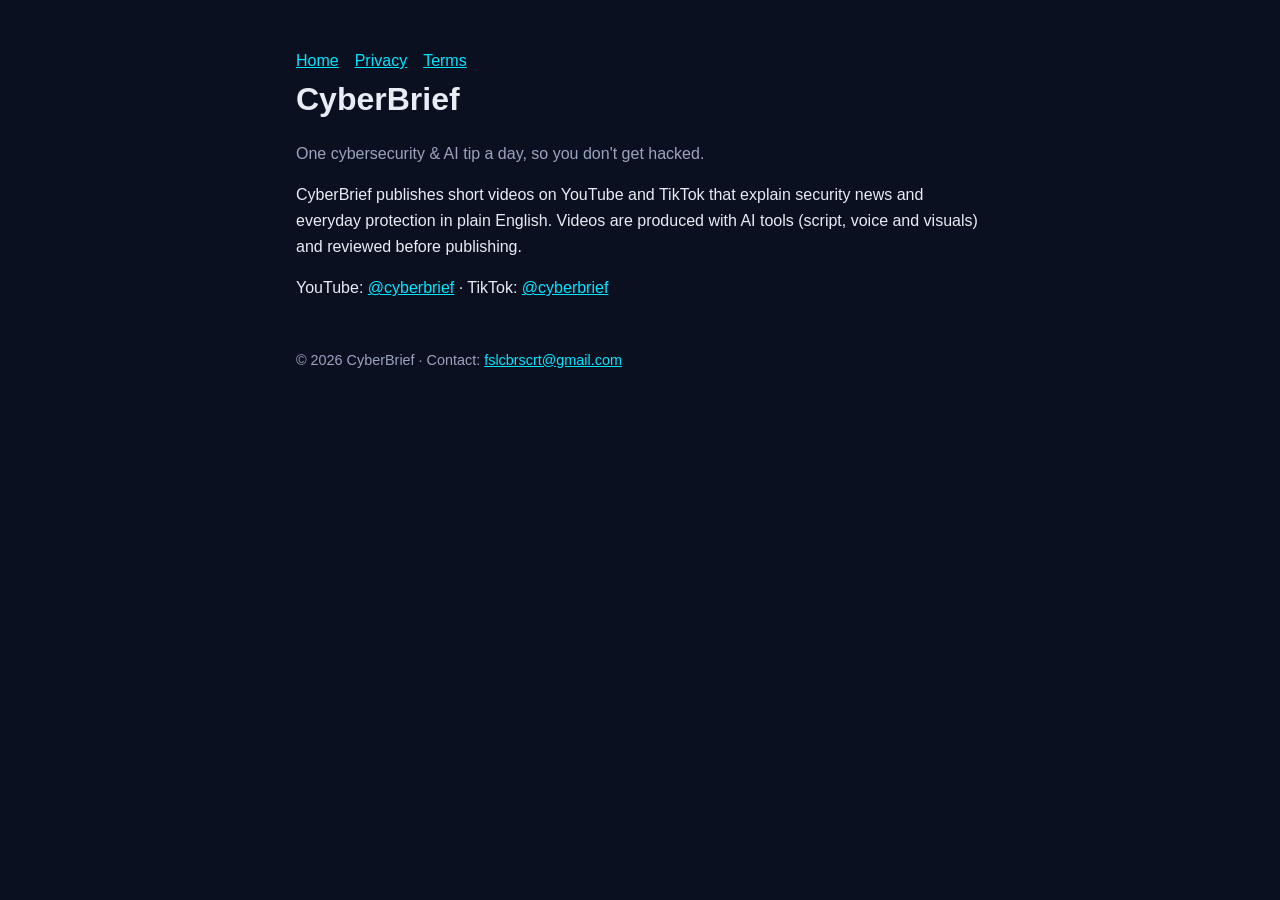
<file: index.html>
<!doctype html><html lang="en"><head><meta charset="utf-8"><meta name="viewport" content="width=device-width,initial-scale=1"><title>CyberBrief</title><link rel="stylesheet" href="style.css"></head><body><main><nav><a href="./">Home</a><a href="privacy.html">Privacy</a><a href="terms.html">Terms</a></nav>
<h1>CyberBrief</h1><p class="muted">One cybersecurity &amp; AI tip a day, so you don't get hacked.</p>
<p>CyberBrief publishes short videos on YouTube and TikTok that explain security news and everyday protection in plain English. Videos are produced with AI tools (script, voice and visuals) and reviewed before publishing.</p>
<p>YouTube: <a href="https://www.youtube.com/@cyberbrief">@cyberbrief</a> · TikTok: <a href="https://www.tiktok.com/@cyberbrief">@cyberbrief</a></p>
<footer>© 2026 CyberBrief · Contact: <a href="mailto:fslcbrscrt@gmail.com">fslcbrscrt@gmail.com</a></footer></main></body></html>
</file>
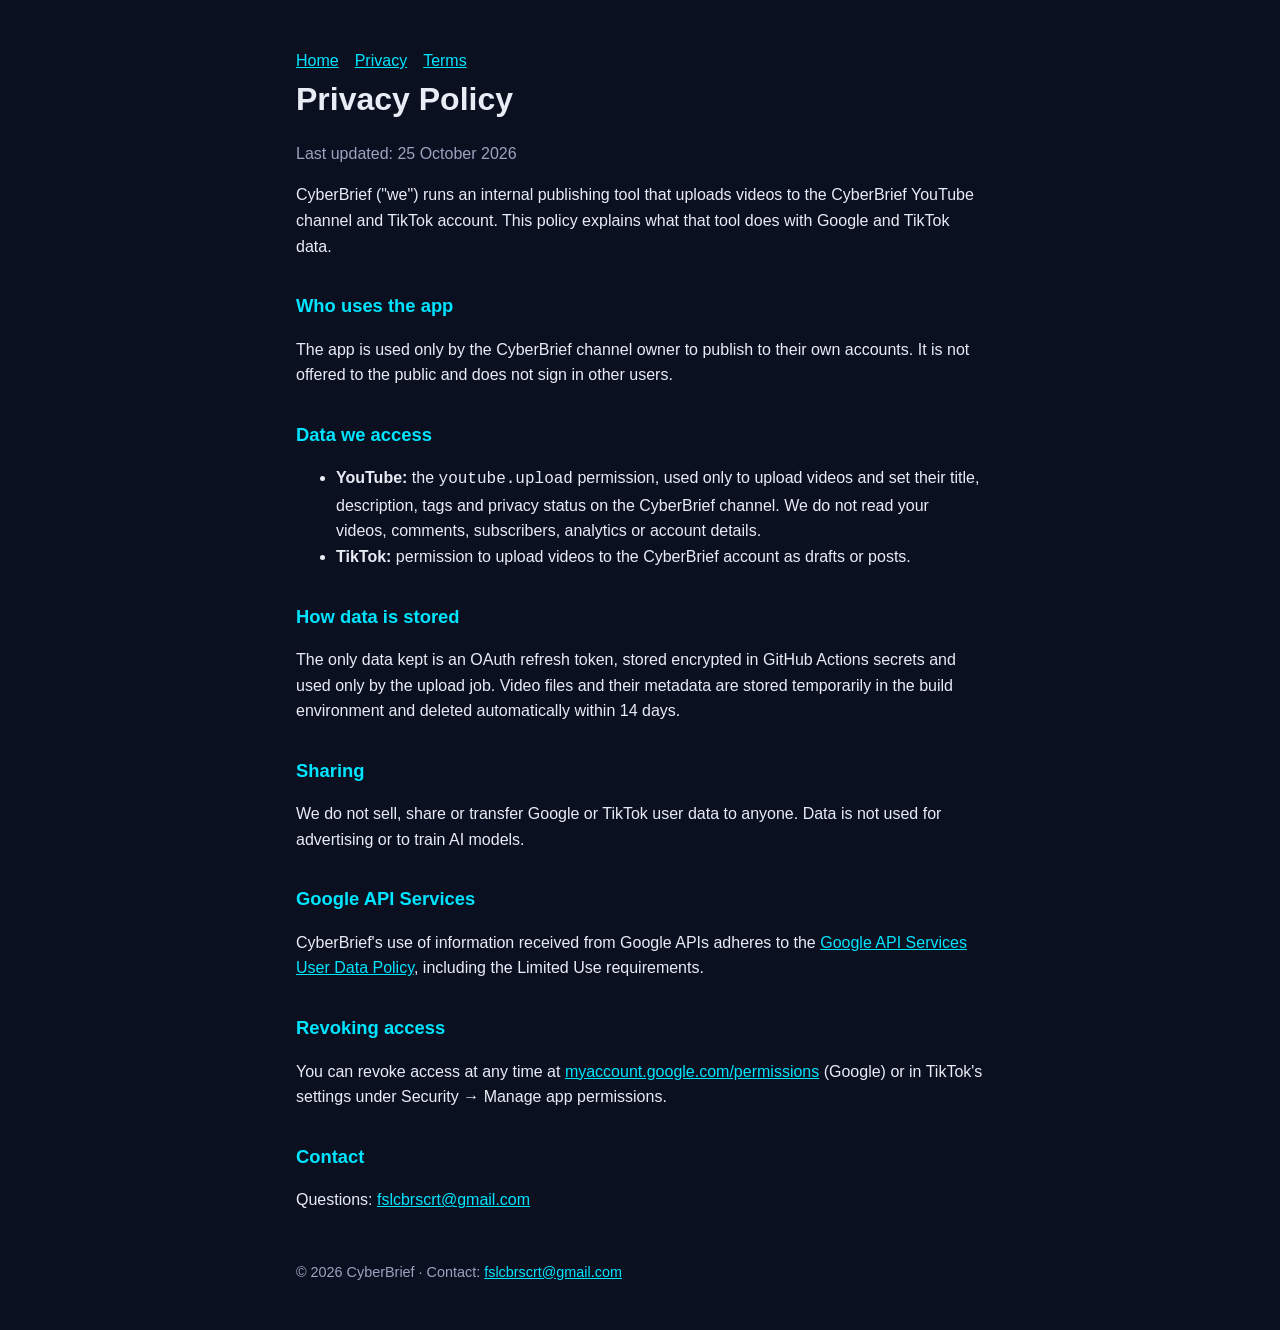
<file: privacy.html>
<!doctype html><html lang="en"><head><meta charset="utf-8"><meta name="viewport" content="width=device-width,initial-scale=1"><title>CyberBrief Privacy Policy</title><link rel="stylesheet" href="style.css"></head><body><main><nav><a href="./">Home</a><a href="privacy.html">Privacy</a><a href="terms.html">Terms</a></nav>
<h1>Privacy Policy</h1><p class="muted">Last updated: 25 October 2026</p>
<p>CyberBrief ("we") runs an internal publishing tool that uploads videos to the CyberBrief YouTube channel and TikTok account. This policy explains what that tool does with Google and TikTok data.</p>
<h2>Who uses the app</h2><p>The app is used only by the CyberBrief channel owner to publish to their own accounts. It is not offered to the public and does not sign in other users.</p>
<h2>Data we access</h2><ul><li><b>YouTube:</b> the <code>youtube.upload</code> permission, used only to upload videos and set their title, description, tags and privacy status on the CyberBrief channel. We do not read your videos, comments, subscribers, analytics or account details.</li><li><b>TikTok:</b> permission to upload videos to the CyberBrief account as drafts or posts.</li></ul>
<h2>How data is stored</h2><p>The only data kept is an OAuth refresh token, stored encrypted in GitHub Actions secrets and used only by the upload job. Video files and their metadata are stored temporarily in the build environment and deleted automatically within 14 days.</p>
<h2>Sharing</h2><p>We do not sell, share or transfer Google or TikTok user data to anyone. Data is not used for advertising or to train AI models.</p>
<h2>Google API Services</h2><p>CyberBrief's use of information received from Google APIs adheres to the <a href="https://developers.google.com/terms/api-services-user-data-policy">Google API Services User Data Policy</a>, including the Limited Use requirements.</p>
<h2>Revoking access</h2><p>You can revoke access at any time at <a href="https://myaccount.google.com/permissions">myaccount.google.com/permissions</a> (Google) or in TikTok's settings under Security → Manage app permissions.</p>
<h2>Contact</h2><p>Questions: <a href="mailto:fslcbrscrt@gmail.com">fslcbrscrt@gmail.com</a></p>
<footer>© 2026 CyberBrief · Contact: <a href="mailto:fslcbrscrt@gmail.com">fslcbrscrt@gmail.com</a></footer></main></body></html>
</file>
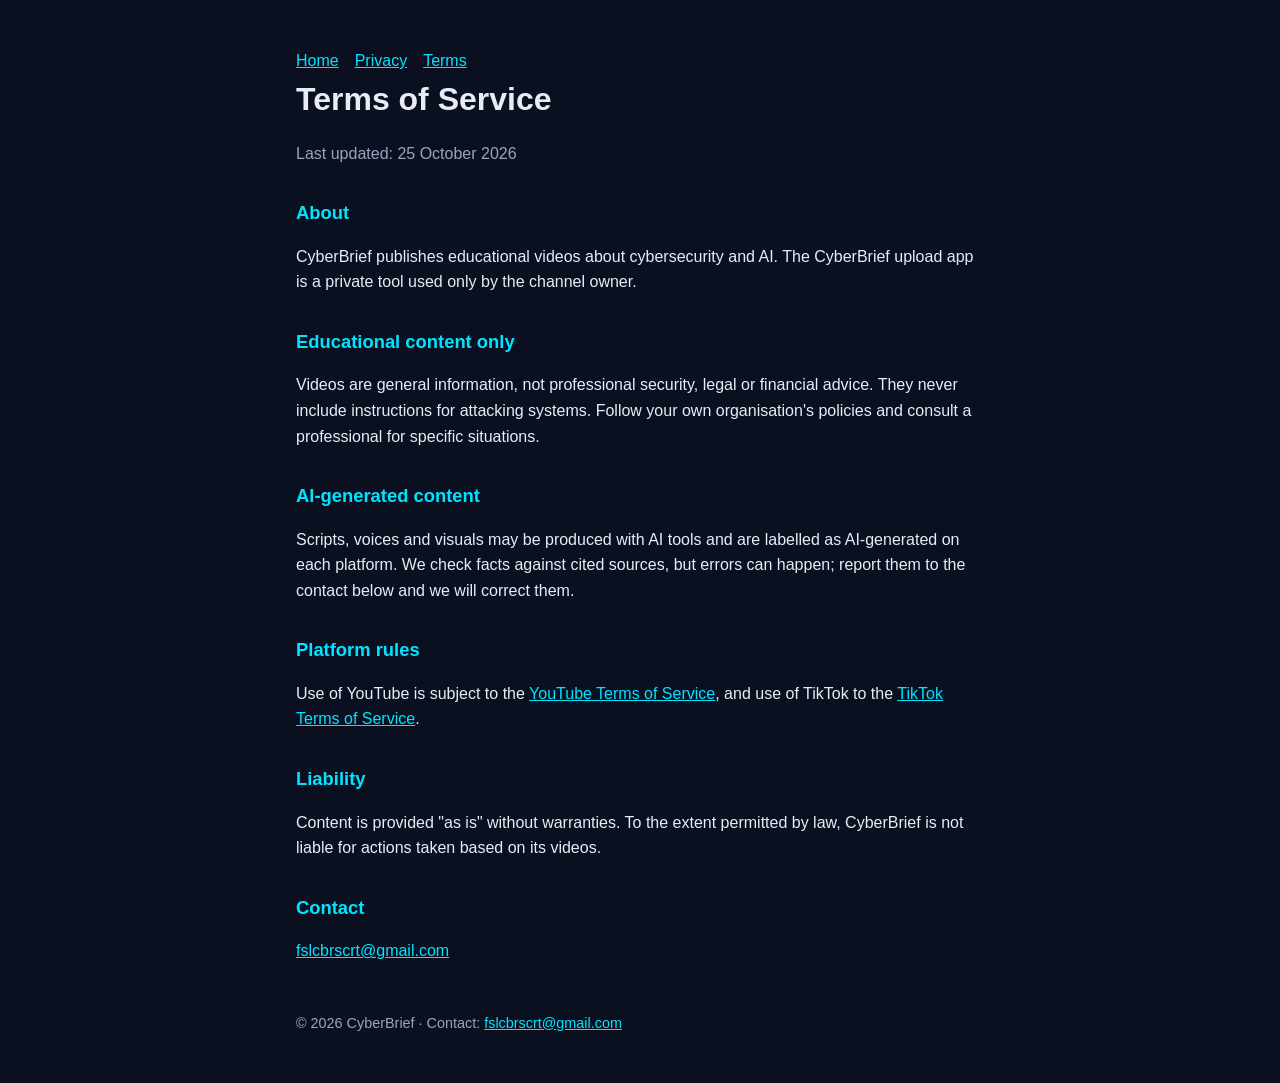
<file: terms.html>
<!doctype html><html lang="en"><head><meta charset="utf-8"><meta name="viewport" content="width=device-width,initial-scale=1"><title>CyberBrief Terms of Service</title><link rel="stylesheet" href="style.css"></head><body><main><nav><a href="./">Home</a><a href="privacy.html">Privacy</a><a href="terms.html">Terms</a></nav>
<h1>Terms of Service</h1><p class="muted">Last updated: 25 October 2026</p>
<h2>About</h2><p>CyberBrief publishes educational videos about cybersecurity and AI. The CyberBrief upload app is a private tool used only by the channel owner.</p>
<h2>Educational content only</h2><p>Videos are general information, not professional security, legal or financial advice. They never include instructions for attacking systems. Follow your own organisation's policies and consult a professional for specific situations.</p>
<h2>AI-generated content</h2><p>Scripts, voices and visuals may be produced with AI tools and are labelled as AI-generated on each platform. We check facts against cited sources, but errors can happen; report them to the contact below and we will correct them.</p>
<h2>Platform rules</h2><p>Use of YouTube is subject to the <a href="https://www.youtube.com/t/terms">YouTube Terms of Service</a>, and use of TikTok to the <a href="https://www.tiktok.com/legal/terms-of-service">TikTok Terms of Service</a>.</p>
<h2>Liability</h2><p>Content is provided "as is" without warranties. To the extent permitted by law, CyberBrief is not liable for actions taken based on its videos.</p>
<h2>Contact</h2><p><a href="mailto:fslcbrscrt@gmail.com">fslcbrscrt@gmail.com</a></p>
<footer>© 2026 CyberBrief · Contact: <a href="mailto:fslcbrscrt@gmail.com">fslcbrscrt@gmail.com</a></footer></main></body></html>
</file>
<file: style.css>
:root{--bg:#0b1020;--fg:#e8ecf5;--muted:#9aa4bf;--accent:#00e5ff}
*{box-sizing:border-box}body{margin:0;background:var(--bg);color:var(--fg);font:16px/1.6 -apple-system,BlinkMacSystemFont,"Segoe UI",Inter,sans-serif}
main{max-width:720px;margin:0 auto;padding:48px 16px}h1{font-size:2rem;margin:0 0 8px}h2{font-size:1.15rem;margin-top:32px;color:var(--accent)}
a{color:var(--accent)}p,li{color:var(--fg)}.muted{color:var(--muted)}nav a{margin-right:16px}footer{margin-top:48px;color:var(--muted);font-size:.9rem}
</file>
